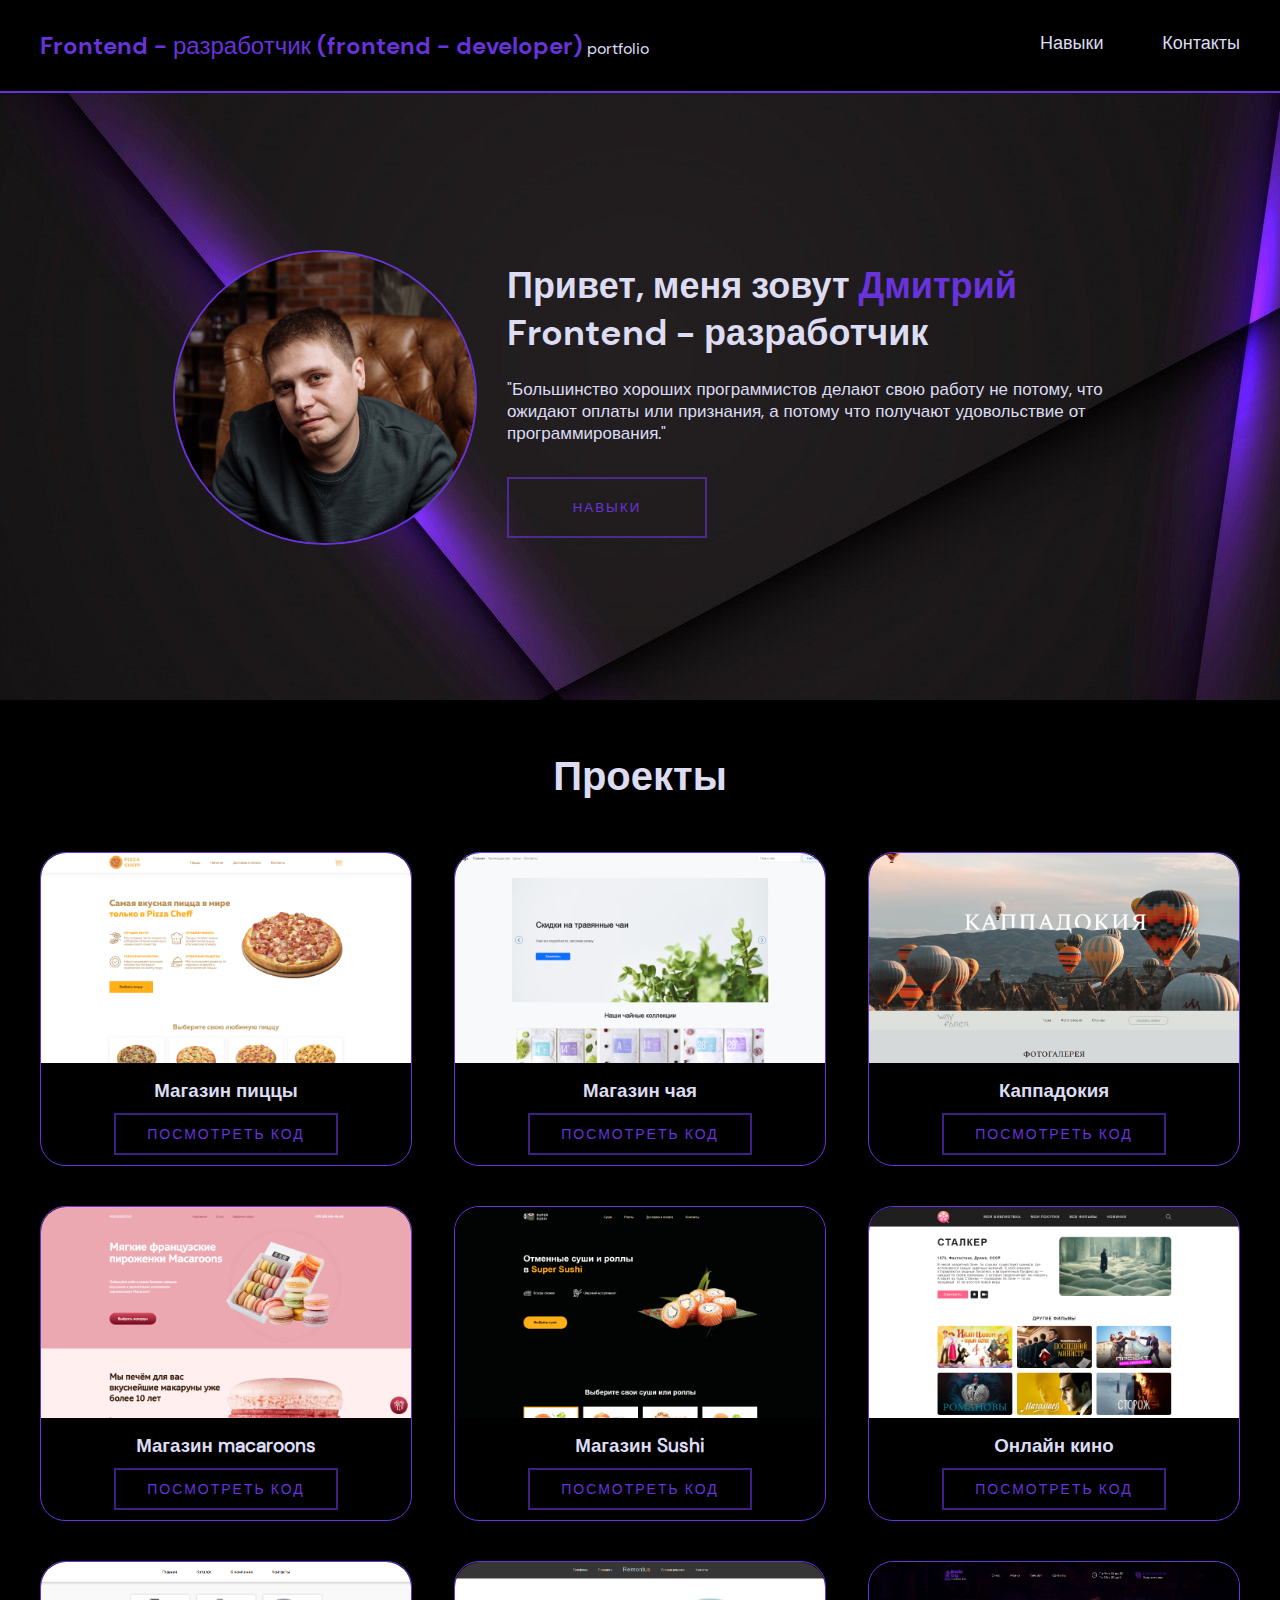
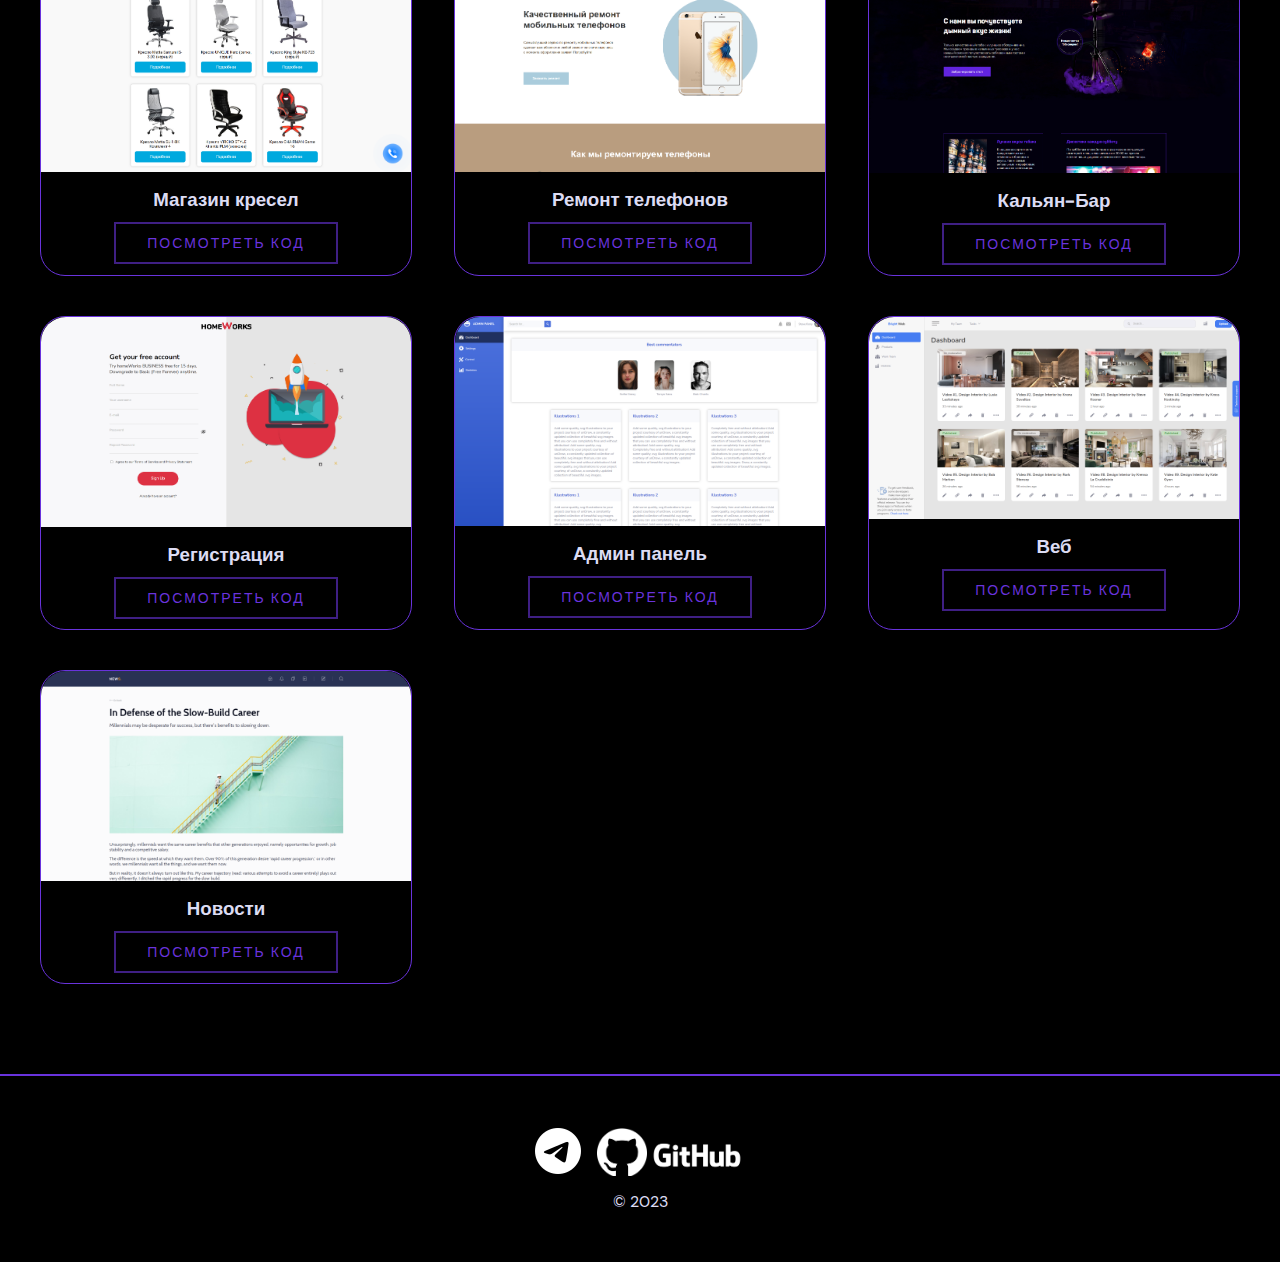
<file: index.html>
<!DOCTYPE html>
<html lang="en">
<head>
    <title>Portfolio Dmitry Chursin </title>
    <meta charset="UTF-8">
    <meta http-equiv="X-UA-Compatible" content="IE=edge">
    <meta name="viewport" content="width=device-width, initial-scale=1.0">
    <link rel="stylesheet" href="css/style.css">
</head>

<body>

<nav class="nav">
    <div class="container">
        <div class="nav-row">
            <a href="index.html" class="logo"><span
                    class="span-text">Frontend - разработчик (frontend - developer)</span> portfolio</a>


            <ul class="nav-list">
                <li class="nav-list__item">
                    <a href="skills.html" class="nav-list__link">Навыки</a>
                </li>
                <li class="nav-list__item">
                    <a href="contacts.html" class="nav-list__link">Контакты</a>
                </li>
            </ul>
        </div>
    </div>
</nav>

<header class="header">
    <div class="container">
        <div class="header__photo">
            <img class="photo" src="images/photo.jpg" alt="Фото">
        </div>
        <div class="header__wrapper">
            <h1 class="header__title">
                Привет, меня зовут <span class="span-text">Дмитрий</span>
                Frontend - разработчик
            </h1>
            <div class="header__text">
                "Большинство хороших программистов делают свою работу не потому, что ожидают оплаты или признания, а
                потому что получают удовольствие от программирования."
            </div>
            <a class="btn" href="skills.html">
                <button class="border-button">НАВЫКИ
                </button>
            </a>
        </div>
    </div>
</header>

<section class="main">
    <div class="container">
        <h2 class="main-title">Проекты</h2>
        <div class="projects">
            <div class="projects__card">
                <a href="https://dmitrychursin.github.io/pizza_cheff/" class="project">
                    <img src="images/pizza.png" alt="project img" class="project__img">
                    <h3 class="project__title">Магазин пиццы</h3>
                </a>
                <a class="border-button btn__card" href="https://github.com/dmitrychursin/pizza_cheff">посмотреть код</a>
            </div>
            <div class="projects__card">
                <a href="https://dmitrychursin.github.io/tea/" class="project">
                    <img src="images/tea.png" alt="project img" class="project__img">
                    <h3 class="project__title">Магазин чая</h3>
                </a>
                <a class="border-button btn__card" href="https://github.com/dmitrychursin/tea">посмотреть код</a>
            </div>
            <div class="projects__card">
                <a href="https://dmitrychursin.github.io/cappadocia/" class="project">
                    <img src="images/cappadocia.png" alt="project img" class="project__img">
                    <h3 class="project__title">Каппадокия</h3>
                </a>
                <a class="border-button btn__card" href="https://github.com/dmitrychursin/cappadocia">посмотреть код</a>
            </div>
            <div class="projects__card">
                <a href="https://dmitrychursin.github.io/macaroons/" class="project">
                    <img src="images/macaroons.png" alt="project img" class="project__img">
                    <h3 class="project__title">Магазин macaroons</h3>
                </a>
                <a class="border-button btn__card" href="https://github.com/dmitrychursin/macaroons">посмотреть код</a>
            </div>
            <div class="projects__card">
                <a href="https://dmitrychursin.github.io/super_sushi/" class="project">
                    <img src="images/sushi.png" alt="project img" class="project__img">
                    <h3 class="project__title">Магазин Sushi</h3>
                </a>
                <a class="border-button btn__card" href="https://github.com/dmitrychursin/super_sushi">посмотреть код</a>
            </div>
            <div class="projects__card">
                <a href="https://dmitrychursin.github.io/online_kino/" class="project">
                    <img src="images/online_kino.png" alt="project img" class="project__img">
                    <h3 class="project__title">Онлайн кино</h3>
                </a>
                <a class="border-button btn__card" href="https://github.com/dmitrychursin/online_kino">посмотреть код</a>
            </div>
            <div class="projects__card">
                <a href="https://dmitrychursin.github.io/chair_shop/" class="project">
                    <img src="images/chair_shop.png" alt="project img" class="project__img">
                    <h3 class="project__title">Магазин кресел</h3>
                </a>
                <a class="border-button btn__card" href="https://github.com/dmitrychursin/chair_shop">посмотреть код</a>
            </div>
            <div class="projects__card">
                <a href="https://dmitrychursin.github.io/phone/" class="project">
                    <img src="images/phone.png" alt="project img" class="project__img">
                    <h3 class="project__title">Ремонт телефонов</h3>
                </a>
                <a class="border-button btn__card" href="https://github.com/dmitrychursin/phone">посмотреть код</a>
            </div>
            <div class="projects__card">
                <a href="https://dmitrychursin.github.io/hookah_bar/" class="project">
                    <img src="images/hookah_bar.png" alt="project img" class="project__img">
                    <h3 class="project__title">Кальян-Бар</h3>
                </a>
                <a class="border-button btn__card" href="https://github.com/dmitrychursin/hookah_bar">посмотреть код</a>
            </div>
            <div class="projects__card">
                <a href="https://dmitrychursin.github.io/registration/" class="project">
                    <img src="images/registration.png" alt="project img" class="project__img">
                    <h3 class="project__title">Регистрация</h3>
                </a>
                <a class="border-button btn__card" href="https://github.com/dmitrychursin/registration">посмотреть код</a>
            </div>
            <div class="projects__card">
                <a href="https://dmitrychursin.github.io/admin/" class="project">
                    <img src="images/admin_panel.png" alt="project img" class="project__img">
                    <h3 class="project__title" >Админ панель</h3>
                </a>
                <a class="border-button btn__card" href="https://github.com/dmitrychursin/admin">посмотреть код</a>
            </div>
            <div class="projects__card"><a href="https://dmitrychursin.github.io/web/" class="project">
                <img src="images/web.png" alt="project img" class="project__img">
                <h3 class="project__title">Веб</h3>
            </a>
                <a class="border-button btn__card" href="https://github.com/dmitrychursin/web">посмотреть код</a>
            </div>
            <div class="projects__card"> <a href="https://dmitrychursin.github.io/news/" class="project">
                <img src="images/news.png" alt="project img" class="project__img">
                <h3 class="project__title">Новости</h3>
            </a>
                <a class="border-button btn__card" href="https://github.com/dmitrychursin/news">посмотреть код</a>
            </div>

        </div>
    </div>
</section>


<footer class="footer">
    <div class="container">
        <div class="footer__wrapper">
            <div class="social">
                <a href="https://t.me/@frontend_dmitry"><img class="icons-telegram" src="images/icons-telegram-50.png"
                                                             alt="link"></a>
                <a href="https://github.com/Denison1526"><img class="git-mark" src="images/github-mark-white.png"
                                                              alt="link"><img class="git-logo"
                                                                              src="images/github_logo_white.png"
                                                                              alt="link"></a></li>
            </div>
            <div class="copyright">
                © 2023
            </div>
        </div>
    </div>
</footer>

<div class="btn-up btn-up_hide"></div>


<script src="js/script.js"></script>


</body>
</html>
</file>
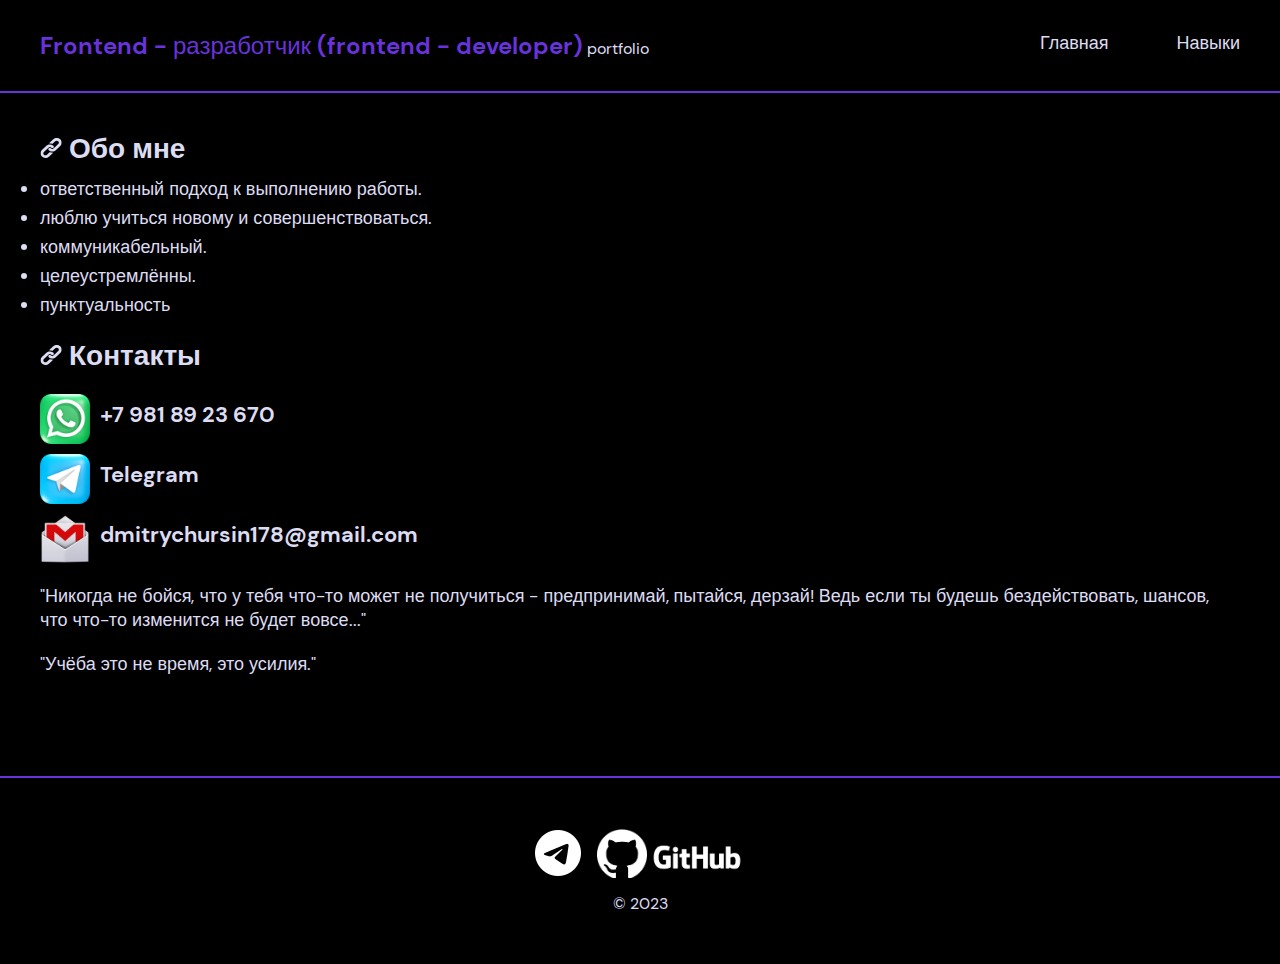
<file: contacts.html>
<!DOCTYPE html>
<html lang="en">
<head>
    <meta charset="UTF-8">
    <title>Контакты Dmitry Chursin</title>
    <meta http-equiv="X-UA-Compatible" content="IE=edge">
    <meta name="viewport" content="width=device-width, initial-scale=1.0">
    <link rel="stylesheet" href="css/style.css">
</head>
<body>
<nav class="nav">
    <div class="container">
        <div class="nav-row">
            <a href="/index.html" class="logo"><span
                    class="span-text">Frontend - разработчик (frontend - developer)</span> portfolio</a>

            <ul class="nav-list">
                <li class="nav-list__item">
                    <a href="index.html" class="nav-list__link">Главная</a>
                </li>
                <li class="nav-list__item">
                    <a href="skills.html" class="nav-list__link">Навыки</a>
                </li>
            </ul>
        </div>
    </div>
</nav>

<section class="contacts">
    <div class="container">
        <div class="contacts__info">
            <h2 class="contacts__title">
                <svg width="22" height="20" viewBox="0 0 22 20" fill="none"
                     xmlns="http://www.w3.org/2000/svg">
                    <g clip-path="url(#clip0_2_192)">
                        <path d="M13.4271 7.79551C13.1755 7.55719 12.8965 7.34594 12.5953 7.16562C11.7975 6.68466 10.8701 6.42908 9.92278 6.42908C8.60794 6.42677 7.34653 6.91864 6.41843 7.79551L1.91586 12.0381C0.989332 12.9121 0.468574 14.0963 0.467744 15.3311C0.466002 17.908 2.68327 19.9983 5.42022 19.9999C6.73302 20.0042 7.99327 19.5147 8.92104 18.6402L12.6378 15.1408C12.7053 15.0778 12.743 14.9918 12.7425 14.9023C12.7414 14.7182 12.5819 14.5699 12.3864 14.5709H12.2449C11.4683 14.5735 10.6987 14.4331 9.97944 14.1577C9.84691 14.1063 9.69459 14.1353 9.59362 14.231L6.9211 16.7505C6.09122 17.5319 4.74573 17.5319 3.91585 16.7505C3.08597 15.9692 3.08597 14.7024 3.91585 13.921L8.43613 9.66849C9.26534 8.88875 10.6086 8.88875 11.4378 9.66849C11.9967 10.1637 12.8684 10.1637 13.4272 9.66849C13.6676 9.44193 13.8134 9.14144 13.8378 8.82197C13.8636 8.4402 13.7141 8.06632 13.4271 7.79551Z"
                              fill="#DCDCF3"/>
                        <path d="M20.2554 1.36667C18.32 -0.455538 15.1821 -0.455538 13.2467 1.36667L9.53349 4.85937C9.43153 4.95583 9.40212 5.10093 9.45916 5.22598C9.51553 5.35139 9.64727 5.43188 9.79188 5.42927H9.92284C10.6985 5.42794 11.4668 5.56944 12.1847 5.84587C12.3173 5.89723 12.4696 5.86825 12.5706 5.77256L15.236 3.26633C16.0659 2.48499 17.4114 2.48499 18.2412 3.26633C19.0711 4.04768 19.0711 5.31448 18.2412 6.09582L14.9209 9.21858L14.8926 9.24858L13.7316 10.3351C12.9024 11.1148 11.5591 11.1148 10.7299 10.3351C10.171 9.83988 9.29933 9.83988 8.74053 10.3351C8.49857 10.5633 8.35268 10.8665 8.32991 11.1882C8.30402 11.57 8.45356 11.9439 8.74053 12.2147C9.15024 12.6021 9.6296 12.918 10.1564 13.1479C10.2308 13.1812 10.3051 13.2079 10.3794 13.2379C10.4538 13.2679 10.5316 13.2912 10.606 13.3178C10.6803 13.3445 10.7581 13.3678 10.8325 13.3878L11.0413 13.4411C11.1829 13.4745 11.3245 13.5011 11.4696 13.5245C11.6444 13.5489 11.8205 13.5645 11.9971 13.5711H12.2448H12.2661L12.4785 13.5478C12.5563 13.5445 12.6378 13.5278 12.7298 13.5278H12.8501L13.0944 13.4945L13.2077 13.4745L13.413 13.4345H13.4519C14.3214 13.2289 15.1154 12.805 15.7492 12.208L20.2553 7.96549C22.1908 6.14328 22.1908 3.18889 20.2554 1.36667Z"
                              fill="#DCDCF3"/>
                    </g>
                    <defs>
                        <clipPath id="clip0_2_192">
                            <rect width="21.2423" height="20" fill="white" transform="translate(0.466248)"/>
                        </clipPath>
                    </defs>
                </svg>
                Обо мне
            </h2>
            <ul>
                <li>ответственный подход к выполнению работы.</li>
                <li>люблю учиться новому и совершенствоваться.</li>
                <li>коммуникабельный.</li>
                <li>целеустремлённы.</li>
                <li>пунктуальность</li>
            </ul>
        </div>

        <div class="contacts__info">
            <h2 class="contacts__title">
                <svg width="22" height="20" viewBox="0 0 22 20" fill="none"
                     xmlns="http://www.w3.org/2000/svg">
                    <g clip-path="url(#clip0_2_192)">
                        <path d="M13.4271 7.79551C13.1755 7.55719 12.8965 7.34594 12.5953 7.16562C11.7975 6.68466 10.8701 6.42908 9.92278 6.42908C8.60794 6.42677 7.34653 6.91864 6.41843 7.79551L1.91586 12.0381C0.989332 12.9121 0.468574 14.0963 0.467744 15.3311C0.466002 17.908 2.68327 19.9983 5.42022 19.9999C6.73302 20.0042 7.99327 19.5147 8.92104 18.6402L12.6378 15.1408C12.7053 15.0778 12.743 14.9918 12.7425 14.9023C12.7414 14.7182 12.5819 14.5699 12.3864 14.5709H12.2449C11.4683 14.5735 10.6987 14.4331 9.97944 14.1577C9.84691 14.1063 9.69459 14.1353 9.59362 14.231L6.9211 16.7505C6.09122 17.5319 4.74573 17.5319 3.91585 16.7505C3.08597 15.9692 3.08597 14.7024 3.91585 13.921L8.43613 9.66849C9.26534 8.88875 10.6086 8.88875 11.4378 9.66849C11.9967 10.1637 12.8684 10.1637 13.4272 9.66849C13.6676 9.44193 13.8134 9.14144 13.8378 8.82197C13.8636 8.4402 13.7141 8.06632 13.4271 7.79551Z"
                              fill="#DCDCF3"/>
                        <path d="M20.2554 1.36667C18.32 -0.455538 15.1821 -0.455538 13.2467 1.36667L9.53349 4.85937C9.43153 4.95583 9.40212 5.10093 9.45916 5.22598C9.51553 5.35139 9.64727 5.43188 9.79188 5.42927H9.92284C10.6985 5.42794 11.4668 5.56944 12.1847 5.84587C12.3173 5.89723 12.4696 5.86825 12.5706 5.77256L15.236 3.26633C16.0659 2.48499 17.4114 2.48499 18.2412 3.26633C19.0711 4.04768 19.0711 5.31448 18.2412 6.09582L14.9209 9.21858L14.8926 9.24858L13.7316 10.3351C12.9024 11.1148 11.5591 11.1148 10.7299 10.3351C10.171 9.83988 9.29933 9.83988 8.74053 10.3351C8.49857 10.5633 8.35268 10.8665 8.32991 11.1882C8.30402 11.57 8.45356 11.9439 8.74053 12.2147C9.15024 12.6021 9.6296 12.918 10.1564 13.1479C10.2308 13.1812 10.3051 13.2079 10.3794 13.2379C10.4538 13.2679 10.5316 13.2912 10.606 13.3178C10.6803 13.3445 10.7581 13.3678 10.8325 13.3878L11.0413 13.4411C11.1829 13.4745 11.3245 13.5011 11.4696 13.5245C11.6444 13.5489 11.8205 13.5645 11.9971 13.5711H12.2448H12.2661L12.4785 13.5478C12.5563 13.5445 12.6378 13.5278 12.7298 13.5278H12.8501L13.0944 13.4945L13.2077 13.4745L13.413 13.4345H13.4519C14.3214 13.2289 15.1154 12.805 15.7492 12.208L20.2553 7.96549C22.1908 6.14328 22.1908 3.18889 20.2554 1.36667Z"
                              fill="#DCDCF3"/>
                    </g>
                    <defs>
                        <clipPath id="clip0_2_192">
                            <rect width="21.2423" height="20" fill="white" transform="translate(0.466248)"/>
                        </clipPath>
                    </defs>
                </svg>
                Контакты
            </h2>
            <div class="contacts__details">
                <a href="tel:+79818923670" class="contacts__detail">
                    <img class="contact__info" src="images/whatsapp_logo.png" alt="Телефон">
                    +7 981 89 23 670</a>
            </div>
            <div class="contacts__details">
                <a href="https://t.me/@frontend_dmitry" class="contacts__detail">
                    <img class="contact__info" src="images/telegram_logo.png" alt="Telegram">
                    Telegram</a>
            </div>
            <div class="contacts__details">
                <a href="https://mail.google.com/mail/" class="contacts__detail">
                    <img class="contact__info" src="images/gmail_icon-icons.png" alt="Mail">
                    dmitrychursin178@gmail.com</a>
            </div>
        </div>

        <div class="quote">
            "Никогда не бойся, что у тебя что-то может не получиться - предпринимай, пытайся, дерзай!
            Ведь если ты будешь бездействовать, шансов, что что-то изменится не будет вовсе..."
        </div>
        <div class="quote">"Учёба это не время, это усилия."</div>

    </div>
</section>

<div class="btn-up btn-up_hide"></div>

<footer class="footer">
    <div class="container">
        <div class="footer__wrapper">
            <div class="social">
                <a href="https://t.me/@frontend_dmitry"><img class="icons-telegram" src="images/icons-telegram-50.png"
                                                             alt="link"></a>
                <a href="https://github.com/Denison1526"><img class="git-mark" src="images/github-mark-white.png"
                                                              alt="link"><img class="git-logo"
                                                                              src="images/github_logo_white.png"
                                                                              alt="link"></a></li>
            </div>
            <div class="copyright">
                © 2023
            </div>
        </div>
    </div>
</footer>

<script src="js/script.js"></script>

</body>
</html>
</file>
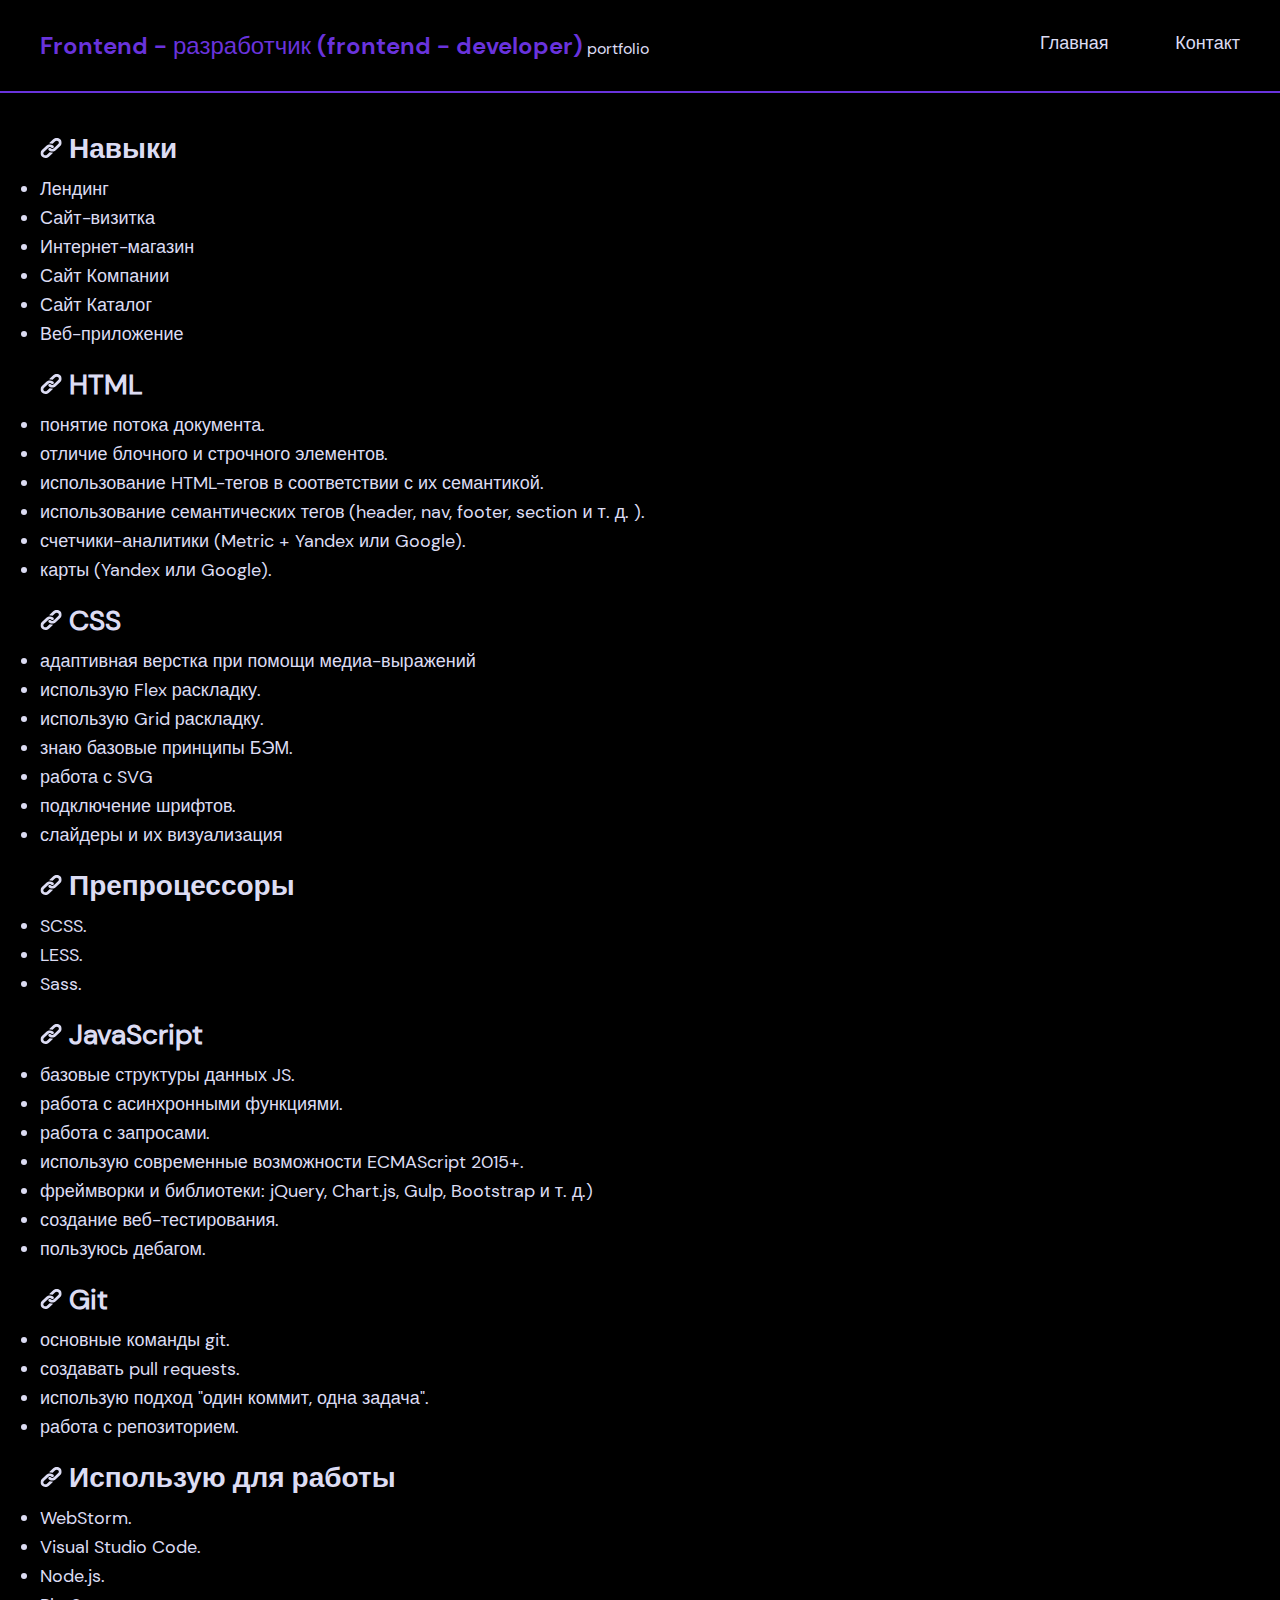
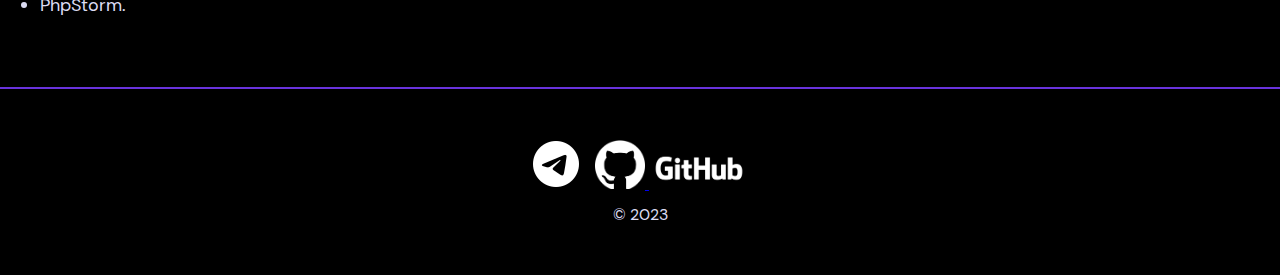
<file: skills.html>
<!DOCTYPE html>
<html lang="en">
<head>
    <meta charset="UTF-8">
    <title>Навыки Dmitry Chursin</title>
    <meta http-equiv="X-UA-Compatible" content="IE=edge">
    <meta name="viewport" content="width=device-width, initial-scale=1.0">
    <link rel="stylesheet" href="css/style.css">
</head>
<body>
<nav class="nav">
    <div class="container">
        <div class="nav-row">
            <a href="/index.html" class="logo"><span
                    class="span-text">Frontend - разработчик (frontend - developer)</span> portfolio</a>

            <ul class="nav-list">
                <li class="nav-list__item">
                    <a href="index.html" class="nav-list__link">Главная</a>
                </li>
                <li class="nav-list__item">
                    <a href="contacts.html" class="nav-list__link">Контакт</a>
                </li>
            </ul>
        </div>
    </div>
</nav>

<section class="skills">
    <div class="container">
        <div class="skills__info">
            <h2 class="skills__title">
                <svg width="22" height="20" viewBox="0 0 22 20" fill="none"
                     xmlns="http://www.w3.org/2000/svg">
                    <g clip-path="url(#clip0_2_192)">
                        <path d="M13.4271 7.79551C13.1755 7.55719 12.8965 7.34594 12.5953 7.16562C11.7975 6.68466 10.8701 6.42908 9.92278 6.42908C8.60794 6.42677 7.34653 6.91864 6.41843 7.79551L1.91586 12.0381C0.989332 12.9121 0.468574 14.0963 0.467744 15.3311C0.466002 17.908 2.68327 19.9983 5.42022 19.9999C6.73302 20.0042 7.99327 19.5147 8.92104 18.6402L12.6378 15.1408C12.7053 15.0778 12.743 14.9918 12.7425 14.9023C12.7414 14.7182 12.5819 14.5699 12.3864 14.5709H12.2449C11.4683 14.5735 10.6987 14.4331 9.97944 14.1577C9.84691 14.1063 9.69459 14.1353 9.59362 14.231L6.9211 16.7505C6.09122 17.5319 4.74573 17.5319 3.91585 16.7505C3.08597 15.9692 3.08597 14.7024 3.91585 13.921L8.43613 9.66849C9.26534 8.88875 10.6086 8.88875 11.4378 9.66849C11.9967 10.1637 12.8684 10.1637 13.4272 9.66849C13.6676 9.44193 13.8134 9.14144 13.8378 8.82197C13.8636 8.4402 13.7141 8.06632 13.4271 7.79551Z"
                              fill="#DCDCF3"/>
                        <path d="M20.2554 1.36667C18.32 -0.455538 15.1821 -0.455538 13.2467 1.36667L9.53349 4.85937C9.43153 4.95583 9.40212 5.10093 9.45916 5.22598C9.51553 5.35139 9.64727 5.43188 9.79188 5.42927H9.92284C10.6985 5.42794 11.4668 5.56944 12.1847 5.84587C12.3173 5.89723 12.4696 5.86825 12.5706 5.77256L15.236 3.26633C16.0659 2.48499 17.4114 2.48499 18.2412 3.26633C19.0711 4.04768 19.0711 5.31448 18.2412 6.09582L14.9209 9.21858L14.8926 9.24858L13.7316 10.3351C12.9024 11.1148 11.5591 11.1148 10.7299 10.3351C10.171 9.83988 9.29933 9.83988 8.74053 10.3351C8.49857 10.5633 8.35268 10.8665 8.32991 11.1882C8.30402 11.57 8.45356 11.9439 8.74053 12.2147C9.15024 12.6021 9.6296 12.918 10.1564 13.1479C10.2308 13.1812 10.3051 13.2079 10.3794 13.2379C10.4538 13.2679 10.5316 13.2912 10.606 13.3178C10.6803 13.3445 10.7581 13.3678 10.8325 13.3878L11.0413 13.4411C11.1829 13.4745 11.3245 13.5011 11.4696 13.5245C11.6444 13.5489 11.8205 13.5645 11.9971 13.5711H12.2448H12.2661L12.4785 13.5478C12.5563 13.5445 12.6378 13.5278 12.7298 13.5278H12.8501L13.0944 13.4945L13.2077 13.4745L13.413 13.4345H13.4519C14.3214 13.2289 15.1154 12.805 15.7492 12.208L20.2553 7.96549C22.1908 6.14328 22.1908 3.18889 20.2554 1.36667Z"
                              fill="#DCDCF3"/>
                    </g>
                    <defs>
                        <clipPath id="clip0_2_192">
                            <rect width="21.2423" height="20" fill="white" transform="translate(0.466248)"/>
                        </clipPath>
                    </defs>
                </svg>
                Навыки
            </h2>
            <ul>
                <li>Лендинг</li>
                <li>Сайт-визитка</li>
                <li>Интернет-магазин</li>
                <li>Сайт Компании</li>
                <li>Сайт Каталог</li>
                <li>Веб-приложение</li>
            </ul>
        </div>

        <div class="skills__info">
            <h2 class="skills__title">
                <svg width="22" height="20" viewBox="0 0 22 20" fill="none"
                     xmlns="http://www.w3.org/2000/svg">
                    <g clip-path="url(#clip0_2_192)">
                        <path d="M13.4271 7.79551C13.1755 7.55719 12.8965 7.34594 12.5953 7.16562C11.7975 6.68466 10.8701 6.42908 9.92278 6.42908C8.60794 6.42677 7.34653 6.91864 6.41843 7.79551L1.91586 12.0381C0.989332 12.9121 0.468574 14.0963 0.467744 15.3311C0.466002 17.908 2.68327 19.9983 5.42022 19.9999C6.73302 20.0042 7.99327 19.5147 8.92104 18.6402L12.6378 15.1408C12.7053 15.0778 12.743 14.9918 12.7425 14.9023C12.7414 14.7182 12.5819 14.5699 12.3864 14.5709H12.2449C11.4683 14.5735 10.6987 14.4331 9.97944 14.1577C9.84691 14.1063 9.69459 14.1353 9.59362 14.231L6.9211 16.7505C6.09122 17.5319 4.74573 17.5319 3.91585 16.7505C3.08597 15.9692 3.08597 14.7024 3.91585 13.921L8.43613 9.66849C9.26534 8.88875 10.6086 8.88875 11.4378 9.66849C11.9967 10.1637 12.8684 10.1637 13.4272 9.66849C13.6676 9.44193 13.8134 9.14144 13.8378 8.82197C13.8636 8.4402 13.7141 8.06632 13.4271 7.79551Z"
                              fill="#DCDCF3"/>
                        <path d="M20.2554 1.36667C18.32 -0.455538 15.1821 -0.455538 13.2467 1.36667L9.53349 4.85937C9.43153 4.95583 9.40212 5.10093 9.45916 5.22598C9.51553 5.35139 9.64727 5.43188 9.79188 5.42927H9.92284C10.6985 5.42794 11.4668 5.56944 12.1847 5.84587C12.3173 5.89723 12.4696 5.86825 12.5706 5.77256L15.236 3.26633C16.0659 2.48499 17.4114 2.48499 18.2412 3.26633C19.0711 4.04768 19.0711 5.31448 18.2412 6.09582L14.9209 9.21858L14.8926 9.24858L13.7316 10.3351C12.9024 11.1148 11.5591 11.1148 10.7299 10.3351C10.171 9.83988 9.29933 9.83988 8.74053 10.3351C8.49857 10.5633 8.35268 10.8665 8.32991 11.1882C8.30402 11.57 8.45356 11.9439 8.74053 12.2147C9.15024 12.6021 9.6296 12.918 10.1564 13.1479C10.2308 13.1812 10.3051 13.2079 10.3794 13.2379C10.4538 13.2679 10.5316 13.2912 10.606 13.3178C10.6803 13.3445 10.7581 13.3678 10.8325 13.3878L11.0413 13.4411C11.1829 13.4745 11.3245 13.5011 11.4696 13.5245C11.6444 13.5489 11.8205 13.5645 11.9971 13.5711H12.2448H12.2661L12.4785 13.5478C12.5563 13.5445 12.6378 13.5278 12.7298 13.5278H12.8501L13.0944 13.4945L13.2077 13.4745L13.413 13.4345H13.4519C14.3214 13.2289 15.1154 12.805 15.7492 12.208L20.2553 7.96549C22.1908 6.14328 22.1908 3.18889 20.2554 1.36667Z"
                              fill="#DCDCF3"/>
                    </g>
                    <defs>
                        <clipPath id="clip0_2_192">
                            <rect width="21.2423" height="20" fill="white" transform="translate(0.466248)"/>
                        </clipPath>
                    </defs>
                </svg>
                HTML
            </h2>
            <ul>
                <li>понятие потока документа.</li>
                <li>отличие блочного и строчного элементов.</li>
                <li>использование HTML-тегов в соответствии с их семантикой.</li>
                <li>использование семантических тегов (header, nav, footer, section и т. д. ).</li>
                <li>счетчики-аналитики (Metric + Yandex или Google).</li>
                <li>карты (Yandex или Google).</li>
            </ul>
        </div>

        <div class="skills__info">
            <h2 class="skills__title">
                <svg width="22" height="20" viewBox="0 0 22 20" fill="none"
                     xmlns="http://www.w3.org/2000/svg">
                    <g clip-path="url(#clip0_2_192)">
                        <path d="M13.4271 7.79551C13.1755 7.55719 12.8965 7.34594 12.5953 7.16562C11.7975 6.68466 10.8701 6.42908 9.92278 6.42908C8.60794 6.42677 7.34653 6.91864 6.41843 7.79551L1.91586 12.0381C0.989332 12.9121 0.468574 14.0963 0.467744 15.3311C0.466002 17.908 2.68327 19.9983 5.42022 19.9999C6.73302 20.0042 7.99327 19.5147 8.92104 18.6402L12.6378 15.1408C12.7053 15.0778 12.743 14.9918 12.7425 14.9023C12.7414 14.7182 12.5819 14.5699 12.3864 14.5709H12.2449C11.4683 14.5735 10.6987 14.4331 9.97944 14.1577C9.84691 14.1063 9.69459 14.1353 9.59362 14.231L6.9211 16.7505C6.09122 17.5319 4.74573 17.5319 3.91585 16.7505C3.08597 15.9692 3.08597 14.7024 3.91585 13.921L8.43613 9.66849C9.26534 8.88875 10.6086 8.88875 11.4378 9.66849C11.9967 10.1637 12.8684 10.1637 13.4272 9.66849C13.6676 9.44193 13.8134 9.14144 13.8378 8.82197C13.8636 8.4402 13.7141 8.06632 13.4271 7.79551Z"
                              fill="#DCDCF3"/>
                        <path d="M20.2554 1.36667C18.32 -0.455538 15.1821 -0.455538 13.2467 1.36667L9.53349 4.85937C9.43153 4.95583 9.40212 5.10093 9.45916 5.22598C9.51553 5.35139 9.64727 5.43188 9.79188 5.42927H9.92284C10.6985 5.42794 11.4668 5.56944 12.1847 5.84587C12.3173 5.89723 12.4696 5.86825 12.5706 5.77256L15.236 3.26633C16.0659 2.48499 17.4114 2.48499 18.2412 3.26633C19.0711 4.04768 19.0711 5.31448 18.2412 6.09582L14.9209 9.21858L14.8926 9.24858L13.7316 10.3351C12.9024 11.1148 11.5591 11.1148 10.7299 10.3351C10.171 9.83988 9.29933 9.83988 8.74053 10.3351C8.49857 10.5633 8.35268 10.8665 8.32991 11.1882C8.30402 11.57 8.45356 11.9439 8.74053 12.2147C9.15024 12.6021 9.6296 12.918 10.1564 13.1479C10.2308 13.1812 10.3051 13.2079 10.3794 13.2379C10.4538 13.2679 10.5316 13.2912 10.606 13.3178C10.6803 13.3445 10.7581 13.3678 10.8325 13.3878L11.0413 13.4411C11.1829 13.4745 11.3245 13.5011 11.4696 13.5245C11.6444 13.5489 11.8205 13.5645 11.9971 13.5711H12.2448H12.2661L12.4785 13.5478C12.5563 13.5445 12.6378 13.5278 12.7298 13.5278H12.8501L13.0944 13.4945L13.2077 13.4745L13.413 13.4345H13.4519C14.3214 13.2289 15.1154 12.805 15.7492 12.208L20.2553 7.96549C22.1908 6.14328 22.1908 3.18889 20.2554 1.36667Z"
                              fill="#DCDCF3"/>
                    </g>
                    <defs>
                        <clipPath id="clip0_2_192">
                            <rect width="21.2423" height="20" fill="white" transform="translate(0.466248)"/>
                        </clipPath>
                    </defs>
                </svg>
                CSS
            </h2>
            <ul>
                <li>адаптивная верстка при помощи медиа-выражений</li>
                <li>использую Flex раскладку.</li>
                <li>использую Grid раскладку.</li>
                <li>знаю базовые принципы БЭМ.</li>
                <li>работа с SVG</li>
                <li>подключение шрифтов.</li>
                <li>слайдеры и их визуализация</li>
            </ul>
        </div>

        <div class="skills__info">
            <h2 class="skills__title">
                <svg width="22" height="20" viewBox="0 0 22 20" fill="none"
                     xmlns="http://www.w3.org/2000/svg">
                    <g clip-path="url(#clip0_2_192)">
                        <path d="M13.4271 7.79551C13.1755 7.55719 12.8965 7.34594 12.5953 7.16562C11.7975 6.68466 10.8701 6.42908 9.92278 6.42908C8.60794 6.42677 7.34653 6.91864 6.41843 7.79551L1.91586 12.0381C0.989332 12.9121 0.468574 14.0963 0.467744 15.3311C0.466002 17.908 2.68327 19.9983 5.42022 19.9999C6.73302 20.0042 7.99327 19.5147 8.92104 18.6402L12.6378 15.1408C12.7053 15.0778 12.743 14.9918 12.7425 14.9023C12.7414 14.7182 12.5819 14.5699 12.3864 14.5709H12.2449C11.4683 14.5735 10.6987 14.4331 9.97944 14.1577C9.84691 14.1063 9.69459 14.1353 9.59362 14.231L6.9211 16.7505C6.09122 17.5319 4.74573 17.5319 3.91585 16.7505C3.08597 15.9692 3.08597 14.7024 3.91585 13.921L8.43613 9.66849C9.26534 8.88875 10.6086 8.88875 11.4378 9.66849C11.9967 10.1637 12.8684 10.1637 13.4272 9.66849C13.6676 9.44193 13.8134 9.14144 13.8378 8.82197C13.8636 8.4402 13.7141 8.06632 13.4271 7.79551Z"
                              fill="#DCDCF3"/>
                        <path d="M20.2554 1.36667C18.32 -0.455538 15.1821 -0.455538 13.2467 1.36667L9.53349 4.85937C9.43153 4.95583 9.40212 5.10093 9.45916 5.22598C9.51553 5.35139 9.64727 5.43188 9.79188 5.42927H9.92284C10.6985 5.42794 11.4668 5.56944 12.1847 5.84587C12.3173 5.89723 12.4696 5.86825 12.5706 5.77256L15.236 3.26633C16.0659 2.48499 17.4114 2.48499 18.2412 3.26633C19.0711 4.04768 19.0711 5.31448 18.2412 6.09582L14.9209 9.21858L14.8926 9.24858L13.7316 10.3351C12.9024 11.1148 11.5591 11.1148 10.7299 10.3351C10.171 9.83988 9.29933 9.83988 8.74053 10.3351C8.49857 10.5633 8.35268 10.8665 8.32991 11.1882C8.30402 11.57 8.45356 11.9439 8.74053 12.2147C9.15024 12.6021 9.6296 12.918 10.1564 13.1479C10.2308 13.1812 10.3051 13.2079 10.3794 13.2379C10.4538 13.2679 10.5316 13.2912 10.606 13.3178C10.6803 13.3445 10.7581 13.3678 10.8325 13.3878L11.0413 13.4411C11.1829 13.4745 11.3245 13.5011 11.4696 13.5245C11.6444 13.5489 11.8205 13.5645 11.9971 13.5711H12.2448H12.2661L12.4785 13.5478C12.5563 13.5445 12.6378 13.5278 12.7298 13.5278H12.8501L13.0944 13.4945L13.2077 13.4745L13.413 13.4345H13.4519C14.3214 13.2289 15.1154 12.805 15.7492 12.208L20.2553 7.96549C22.1908 6.14328 22.1908 3.18889 20.2554 1.36667Z"
                              fill="#DCDCF3"/>
                    </g>
                    <defs>
                        <clipPath id="clip0_2_192">
                            <rect width="21.2423" height="20" fill="white" transform="translate(0.466248)"/>
                        </clipPath>
                    </defs>
                </svg>
                Препроцессоры
            </h2>
            <ul>
                <li>SCSS.</li>
                <li>LESS.</li>
                <li>Sass.</li>
            </ul>
        </div>

        <div class="skills__info">
            <h2 class="skills__title">
                <svg width="22" height="20" viewBox="0 0 22 20" fill="none"
                     xmlns="http://www.w3.org/2000/svg">
                    <g clip-path="url(#clip0_2_192)">
                        <path d="M13.4271 7.79551C13.1755 7.55719 12.8965 7.34594 12.5953 7.16562C11.7975 6.68466 10.8701 6.42908 9.92278 6.42908C8.60794 6.42677 7.34653 6.91864 6.41843 7.79551L1.91586 12.0381C0.989332 12.9121 0.468574 14.0963 0.467744 15.3311C0.466002 17.908 2.68327 19.9983 5.42022 19.9999C6.73302 20.0042 7.99327 19.5147 8.92104 18.6402L12.6378 15.1408C12.7053 15.0778 12.743 14.9918 12.7425 14.9023C12.7414 14.7182 12.5819 14.5699 12.3864 14.5709H12.2449C11.4683 14.5735 10.6987 14.4331 9.97944 14.1577C9.84691 14.1063 9.69459 14.1353 9.59362 14.231L6.9211 16.7505C6.09122 17.5319 4.74573 17.5319 3.91585 16.7505C3.08597 15.9692 3.08597 14.7024 3.91585 13.921L8.43613 9.66849C9.26534 8.88875 10.6086 8.88875 11.4378 9.66849C11.9967 10.1637 12.8684 10.1637 13.4272 9.66849C13.6676 9.44193 13.8134 9.14144 13.8378 8.82197C13.8636 8.4402 13.7141 8.06632 13.4271 7.79551Z"
                              fill="#DCDCF3"/>
                        <path d="M20.2554 1.36667C18.32 -0.455538 15.1821 -0.455538 13.2467 1.36667L9.53349 4.85937C9.43153 4.95583 9.40212 5.10093 9.45916 5.22598C9.51553 5.35139 9.64727 5.43188 9.79188 5.42927H9.92284C10.6985 5.42794 11.4668 5.56944 12.1847 5.84587C12.3173 5.89723 12.4696 5.86825 12.5706 5.77256L15.236 3.26633C16.0659 2.48499 17.4114 2.48499 18.2412 3.26633C19.0711 4.04768 19.0711 5.31448 18.2412 6.09582L14.9209 9.21858L14.8926 9.24858L13.7316 10.3351C12.9024 11.1148 11.5591 11.1148 10.7299 10.3351C10.171 9.83988 9.29933 9.83988 8.74053 10.3351C8.49857 10.5633 8.35268 10.8665 8.32991 11.1882C8.30402 11.57 8.45356 11.9439 8.74053 12.2147C9.15024 12.6021 9.6296 12.918 10.1564 13.1479C10.2308 13.1812 10.3051 13.2079 10.3794 13.2379C10.4538 13.2679 10.5316 13.2912 10.606 13.3178C10.6803 13.3445 10.7581 13.3678 10.8325 13.3878L11.0413 13.4411C11.1829 13.4745 11.3245 13.5011 11.4696 13.5245C11.6444 13.5489 11.8205 13.5645 11.9971 13.5711H12.2448H12.2661L12.4785 13.5478C12.5563 13.5445 12.6378 13.5278 12.7298 13.5278H12.8501L13.0944 13.4945L13.2077 13.4745L13.413 13.4345H13.4519C14.3214 13.2289 15.1154 12.805 15.7492 12.208L20.2553 7.96549C22.1908 6.14328 22.1908 3.18889 20.2554 1.36667Z"
                              fill="#DCDCF3"/>
                    </g>
                    <defs>
                        <clipPath id="clip0_2_192">
                            <rect width="21.2423" height="20" fill="white" transform="translate(0.466248)"/>
                        </clipPath>
                    </defs>
                </svg>
                JavaScript
            </h2>
            <ul>
                <li>базовые структуры данных JS.</li>
                <li>работа с асинхронными функциями.</li>
                <li>работа с запросами.</li>
                <li>использую современные возможности ECMAScript 2015+.</li>
                <li>фреймворки и библиотеки: jQuery, Chart.js, Gulp, Bootstrap и т. д.)</li>
                <li>создание веб-тестирования.</li>
                <li>пользуюсь дебагом.</li>
            </ul>
        </div>

        <div class="skills__info">
            <h2 class="skills__title">
                <svg width="22" height="20" viewBox="0 0 22 20" fill="none"
                     xmlns="http://www.w3.org/2000/svg">
                    <g clip-path="url(#clip0_2_192)">
                        <path d="M13.4271 7.79551C13.1755 7.55719 12.8965 7.34594 12.5953 7.16562C11.7975 6.68466 10.8701 6.42908 9.92278 6.42908C8.60794 6.42677 7.34653 6.91864 6.41843 7.79551L1.91586 12.0381C0.989332 12.9121 0.468574 14.0963 0.467744 15.3311C0.466002 17.908 2.68327 19.9983 5.42022 19.9999C6.73302 20.0042 7.99327 19.5147 8.92104 18.6402L12.6378 15.1408C12.7053 15.0778 12.743 14.9918 12.7425 14.9023C12.7414 14.7182 12.5819 14.5699 12.3864 14.5709H12.2449C11.4683 14.5735 10.6987 14.4331 9.97944 14.1577C9.84691 14.1063 9.69459 14.1353 9.59362 14.231L6.9211 16.7505C6.09122 17.5319 4.74573 17.5319 3.91585 16.7505C3.08597 15.9692 3.08597 14.7024 3.91585 13.921L8.43613 9.66849C9.26534 8.88875 10.6086 8.88875 11.4378 9.66849C11.9967 10.1637 12.8684 10.1637 13.4272 9.66849C13.6676 9.44193 13.8134 9.14144 13.8378 8.82197C13.8636 8.4402 13.7141 8.06632 13.4271 7.79551Z"
                              fill="#DCDCF3"/>
                        <path d="M20.2554 1.36667C18.32 -0.455538 15.1821 -0.455538 13.2467 1.36667L9.53349 4.85937C9.43153 4.95583 9.40212 5.10093 9.45916 5.22598C9.51553 5.35139 9.64727 5.43188 9.79188 5.42927H9.92284C10.6985 5.42794 11.4668 5.56944 12.1847 5.84587C12.3173 5.89723 12.4696 5.86825 12.5706 5.77256L15.236 3.26633C16.0659 2.48499 17.4114 2.48499 18.2412 3.26633C19.0711 4.04768 19.0711 5.31448 18.2412 6.09582L14.9209 9.21858L14.8926 9.24858L13.7316 10.3351C12.9024 11.1148 11.5591 11.1148 10.7299 10.3351C10.171 9.83988 9.29933 9.83988 8.74053 10.3351C8.49857 10.5633 8.35268 10.8665 8.32991 11.1882C8.30402 11.57 8.45356 11.9439 8.74053 12.2147C9.15024 12.6021 9.6296 12.918 10.1564 13.1479C10.2308 13.1812 10.3051 13.2079 10.3794 13.2379C10.4538 13.2679 10.5316 13.2912 10.606 13.3178C10.6803 13.3445 10.7581 13.3678 10.8325 13.3878L11.0413 13.4411C11.1829 13.4745 11.3245 13.5011 11.4696 13.5245C11.6444 13.5489 11.8205 13.5645 11.9971 13.5711H12.2448H12.2661L12.4785 13.5478C12.5563 13.5445 12.6378 13.5278 12.7298 13.5278H12.8501L13.0944 13.4945L13.2077 13.4745L13.413 13.4345H13.4519C14.3214 13.2289 15.1154 12.805 15.7492 12.208L20.2553 7.96549C22.1908 6.14328 22.1908 3.18889 20.2554 1.36667Z"
                              fill="#DCDCF3"/>
                    </g>
                    <defs>
                        <clipPath id="clip0_2_192">
                            <rect width="21.2423" height="20" fill="white" transform="translate(0.466248)"/>
                        </clipPath>
                    </defs>
                </svg>
                Git
            </h2>
            <ul>
                <li>основные команды git.</li>
                <li>создавать pull requests.</li>
                <li>использую подход "один коммит, одна задача".</li>
                <li>работа с репозиторием.</li>
            </ul>
        </div>

        <div class="skills__info">
            <h2 class="skills__title">
                <svg width="22" height="20" viewBox="0 0 22 20" fill="none"
                     xmlns="http://www.w3.org/2000/svg">
                    <g clip-path="url(#clip0_2_192)">
                        <path d="M13.4271 7.79551C13.1755 7.55719 12.8965 7.34594 12.5953 7.16562C11.7975 6.68466 10.8701 6.42908 9.92278 6.42908C8.60794 6.42677 7.34653 6.91864 6.41843 7.79551L1.91586 12.0381C0.989332 12.9121 0.468574 14.0963 0.467744 15.3311C0.466002 17.908 2.68327 19.9983 5.42022 19.9999C6.73302 20.0042 7.99327 19.5147 8.92104 18.6402L12.6378 15.1408C12.7053 15.0778 12.743 14.9918 12.7425 14.9023C12.7414 14.7182 12.5819 14.5699 12.3864 14.5709H12.2449C11.4683 14.5735 10.6987 14.4331 9.97944 14.1577C9.84691 14.1063 9.69459 14.1353 9.59362 14.231L6.9211 16.7505C6.09122 17.5319 4.74573 17.5319 3.91585 16.7505C3.08597 15.9692 3.08597 14.7024 3.91585 13.921L8.43613 9.66849C9.26534 8.88875 10.6086 8.88875 11.4378 9.66849C11.9967 10.1637 12.8684 10.1637 13.4272 9.66849C13.6676 9.44193 13.8134 9.14144 13.8378 8.82197C13.8636 8.4402 13.7141 8.06632 13.4271 7.79551Z"
                              fill="#DCDCF3"/>
                        <path d="M20.2554 1.36667C18.32 -0.455538 15.1821 -0.455538 13.2467 1.36667L9.53349 4.85937C9.43153 4.95583 9.40212 5.10093 9.45916 5.22598C9.51553 5.35139 9.64727 5.43188 9.79188 5.42927H9.92284C10.6985 5.42794 11.4668 5.56944 12.1847 5.84587C12.3173 5.89723 12.4696 5.86825 12.5706 5.77256L15.236 3.26633C16.0659 2.48499 17.4114 2.48499 18.2412 3.26633C19.0711 4.04768 19.0711 5.31448 18.2412 6.09582L14.9209 9.21858L14.8926 9.24858L13.7316 10.3351C12.9024 11.1148 11.5591 11.1148 10.7299 10.3351C10.171 9.83988 9.29933 9.83988 8.74053 10.3351C8.49857 10.5633 8.35268 10.8665 8.32991 11.1882C8.30402 11.57 8.45356 11.9439 8.74053 12.2147C9.15024 12.6021 9.6296 12.918 10.1564 13.1479C10.2308 13.1812 10.3051 13.2079 10.3794 13.2379C10.4538 13.2679 10.5316 13.2912 10.606 13.3178C10.6803 13.3445 10.7581 13.3678 10.8325 13.3878L11.0413 13.4411C11.1829 13.4745 11.3245 13.5011 11.4696 13.5245C11.6444 13.5489 11.8205 13.5645 11.9971 13.5711H12.2448H12.2661L12.4785 13.5478C12.5563 13.5445 12.6378 13.5278 12.7298 13.5278H12.8501L13.0944 13.4945L13.2077 13.4745L13.413 13.4345H13.4519C14.3214 13.2289 15.1154 12.805 15.7492 12.208L20.2553 7.96549C22.1908 6.14328 22.1908 3.18889 20.2554 1.36667Z"
                              fill="#DCDCF3"/>
                    </g>
                    <defs>
                        <clipPath id="clip0_2_192">
                            <rect width="21.2423" height="20" fill="white" transform="translate(0.466248)"/>
                        </clipPath>
                    </defs>
                </svg>
                Использую для работы
            </h2>
            <ul>
                <li>WebStorm.</li>
                <li>Visual Studio Code.</li>
                <li>Node.js.</li>
                <li>PhpStorm.</li>
            </ul>
        </div>


    </div>
</section>

<div class="btn-up btn-up_hide"></div>

<footer class="footer">
    <div class="container">
        <div class="footer__wrapper">
            <div class="social">
                <a href="https://t.me/@frontend_dmitry">
                    <img class="icons-telegram" src="images/icons-telegram-50.png"
                         alt="link"></a>
                <a href="https://github.com/Denison1526">
                    <img class="git-mark" src="images/github-mark-white.png"
                         alt="link">
                    <img class="git-logo" src="images/github_logo_white.png"
                         alt="link"></a></li>
            </div>
            <div class="copyright">
                © 2023
            </div>
        </div>
    </div>
</footer>

<script src="js/script.js"></script>

</body>
</html>
</file>
<file: css/style.css>
@font-face {
    font-family: "DMSans-Regular";
    src: url("../fonts/DMSans-Regular.ttf");
}

@font-face {
    font-family: "DMSans-Bold";
    src: url("../fonts/DMSans-Bold.ttf");
}

* {
    margin: 0;
    padding: 0;
}

body {
    font-family: "DMSans-Regular", sans-serif;
    background-color: #000000;
    color: #DCDCF3;
    font-size: 16px;
    height: 100%;
}

.container {
    margin: 0 auto;
    max-width: 1200px;
}



.nav {
    padding: 30px 0;
    border-bottom: 2px solid #6933DC;
    position: fixed;
    width: 100%;
    background-color: #000000;
    z-index: 2;
}

.nav-row {
    display: flex;
    justify-content: space-between;
    align-items: center;
}

.logo {
    text-decoration: none;
    color: #DCDCF3;
}

.span-text {
    font-size: 24px;
    font-family: "DMSans-Bold", sans-serif;
    color: #6933DC;
}

.nav-list {
    width: 200px;
    display: flex;
    justify-content: space-between;
    list-style: none;
}

.nav-list__link {
    color: #DCDCF3;
    text-decoration: none;
    transition: all 0.8s;
}

.nav-list__link:hover {
    color: #6933DC;
}

.header {
    padding-top: 100px;
    min-height: 600px;
    background-image: url("../images/fon.jpg");
    background-position: center;
    display: flex;
    justify-content: center;
    align-items: center;
}

.header .container {
    display: flex;
    justify-content: center;
}

.header__photo {
    margin-right: 30px;
}

.photo {
    max-height: 300px;
    max-width: 300px;
    border: 2px solid #6933DC;
    border-radius: 50%;
}

.header__wrapper {
    max-width: 600px;
    display: flex;
    flex-wrap: wrap;
    align-items: center;
}

.header__title {
    font-size: 36px;
    font-family: 'DMSans-Bold', sans-serif;
    margin: 0;
}

.header__title .span-text {
    font-size: 36px;
    font-family: 'DMSans-Bold', sans-serif;
}

.header__text {
    font-size: 17px;
    margin-bottom: 10px;
}


.border-button {
    width: 200px;
    text-decoration: none;
    display: inline-block;
    padding: 20px 30px;
    position: relative;
    color: #6933DC;
    border: 2px solid rgba(105, 51, 220, .6);
    background: none;
    font-family: 'DMSans-Bold', sans-serif;
    text-transform: uppercase;
    letter-spacing: 2px;
}

.border-button:before, .border-button:after {
    content: "";
    position: absolute;
    width: 0;
    height: 0;
    opacity: 0;
    box-sizing: border-box;
}

.border-button:before {
    bottom: 0;
    left: 0;
    border-left: 2px solid #6933DC;
    border-top: 2px solid #6933DC;
    transition: 0s ease opacity .8s, .2s ease width .4s, .2s ease height .6s;
}

.border-button:after {
    top: 0;
    right: 0;
    border-right: 2px solid #6933DC;
    border-bottom: 2px solid #6933DC;
    transition: 0s ease opacity .4s, .2s ease width, .2s ease height .2s;
}

.border-button:hover:before,
.border-button:hover:after {
    height: 100%;
    width: 100%;
    opacity: 1;
}

.border-button:hover:before {
    transition: 0s ease opacity 0s,
    .2s ease height,
    .2s ease width .2s;
}

.border-button:hover:after {
    transition: 0s ease opacity .4s,
    .2s ease height .4s,
    .2s ease width .6s;
}

.border-button:hover {
    color: #DCDCF3;
    box-shadow: 0 0 20px rgba(105, 51, 220, 0.5);
}

.main {
    padding: 50px 0;
}

.main-title {
    text-align: center;
    font-family: 'DMSans-Bold', sans-serif;
    font-size: 40px;
    margin-bottom: 50px;
}

.projects {
    display: flex;
    justify-content: space-between;
    flex-wrap: wrap;
}

.projects__card:hover {
    box-shadow: 0 0 30px rgba(105, 51, 220, 1);
}

.projects__card{
    margin-bottom: 40px;
    border: 1px solid #6933DC;
    border-radius: 25px;
    padding-bottom: 10px;
}

.project {
    text-decoration: none;
    transition: all 0.8s;
}

.project__img {
    max-width: 370px;
    border-top-right-radius: 25px;
    border-top-left-radius: 25px;
    margin-bottom: 10px;
}

.project__title {
    color: #DCDCF3;
    text-align: center;
    margin-bottom: 10px;
    transition: all 0.8s;
}

.border-button.btn__card {
   display: flex;
    align-items: center;
    justify-content: center;
    padding: 10px;
    font-size: 14px;
    margin: 0 auto;
}

.footer {
    padding: 50px 0;
    border-top: 2px solid #6933DC;
}

.footer__wrapper {
    text-align: center;
}

.social {
    margin-bottom: 10px;
}

.git-logo {
    max-width: 100px;
}

.git-mark {
    max-width: 50px;
}

.icons-telegram {
    width: 50px;
    margin-right: 10px;
}

.skills {
    padding: 120px 0 50px 0;
}

.skills__info {
    margin-bottom: 20px;
}

.skills__title {
    margin-bottom: 10px;
    margin-top: 10px;
    font-size: 28px;
}

.info__phone {
    max-width: 50px;
}


.skills__info {
    margin-bottom: 20px;
}

.skills__title {
    margin-bottom: 10px;
    margin-top: 10px;
}

.contacts {
    padding: 120px 0 80px 0;
}

.contacts__info {
    margin-bottom: 20px;
}

.contacts__title {
    margin-bottom: 10px;
    margin-top: 10px;
    font-size: 28px;
}

.contacts__details {
    display: flex;
    align-items: center;
}

.contacts__detail {
    display: flex;
    align-items: center;
    text-decoration: none;
    color: #DCDCF3;
    transition: all 0.8s;
    font-size: 22px;
    font-family: "DMSans-Bold", sans-serif;
}

li {
    font-size: 18px;
    margin-bottom: 5px;
}

.contacts__detail:hover {
    color: #6933DC;
}

.contact__info {
    margin: 10px 10px 0 0;
    max-width: 50px;
}

.quote {
    font-size: 18px;
    margin-bottom: 20px;
}

.btn-up {
    position: fixed;
    background-color: #673ab7;
    right: 20px;
    bottom: 0;
    border-top-left-radius: 10px;
    border-top-right-radius: 10px;
    cursor: pointer;
    display: flex;
    align-items: center;
    justify-content: center;
    width: 70px;
    height: 50px;
}

.btn-up::before {
    content: "";
    width: 40px;
    height: 40px;
    background: transparent no-repeat center center;
    background-size: 100% 100%;
    background-image: url("data:image/svg+xml,%3Csvg xmlns='http://www.w3.org/2000/svg' width='16' height='16' fill='%23fff' viewBox='0 0 16 16'%3E%3Cpath fill-rule='evenodd' d='M7.646 4.646a.5.5 0 0 1 .708 0l6 6a.5.5 0 0 1-.708.708L8 5.707l-5.646 5.647a.5.5 0 0 1-.708-.708l6-6z'/%3E%3C/svg%3E");
}

.btn-up_hide {
    display: none;
}

@media (hover: hover) and (pointer: fine) {
    .btn-up:hover {
        background-color: #6933DC;
    }
}
</file>
